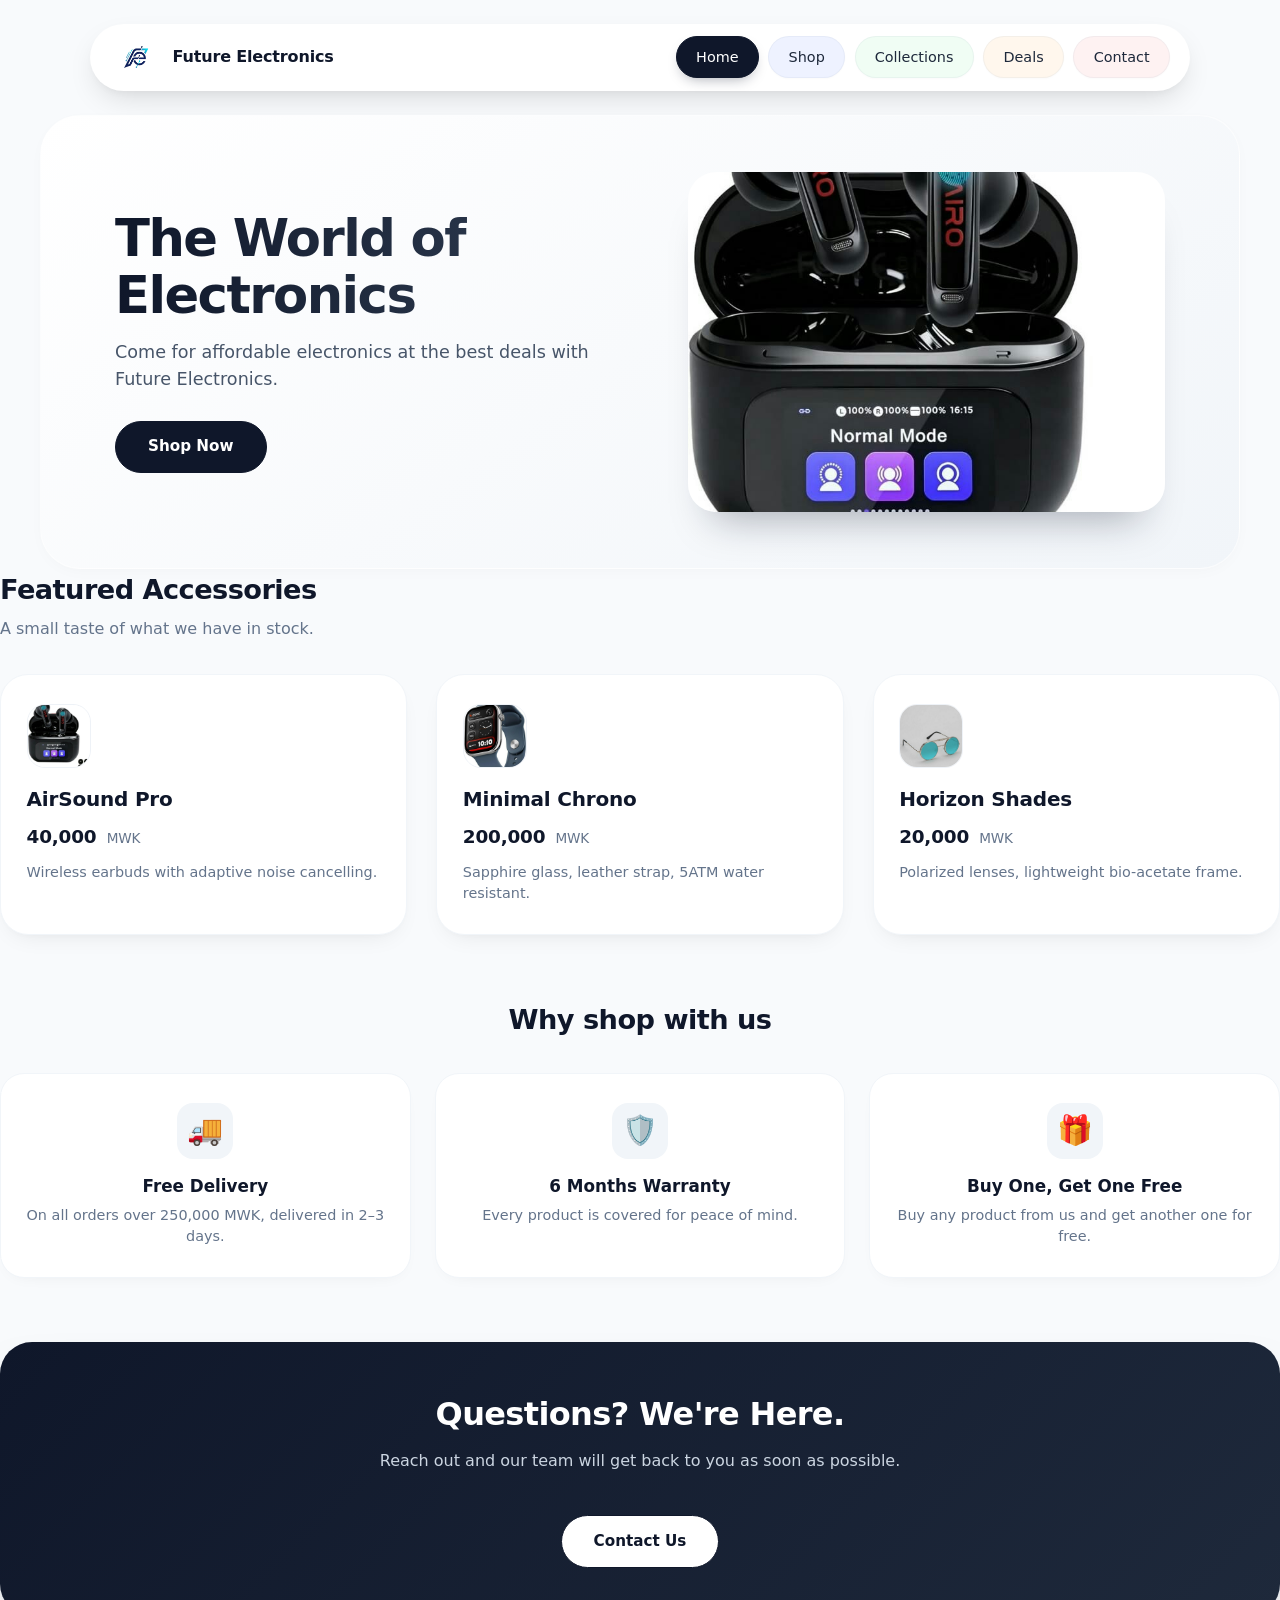
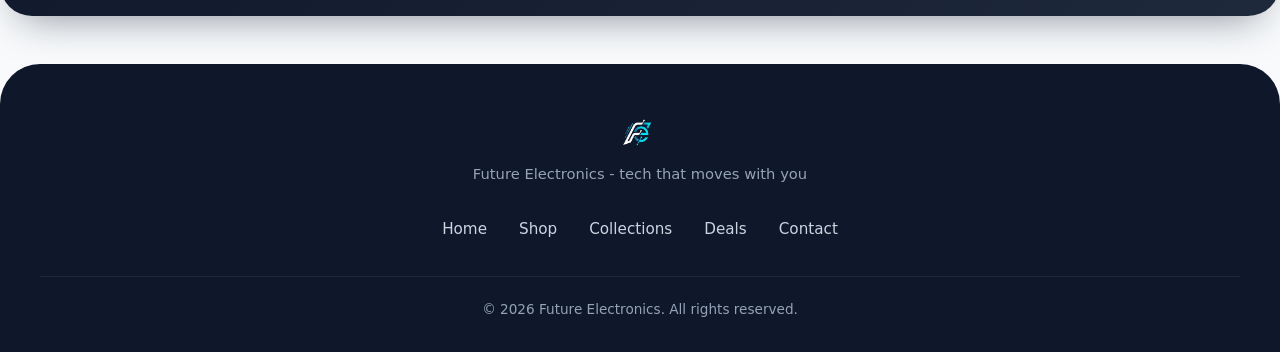
<file: index.html>
<!DOCTYPE html>
<html lang="en">

<head>
    <meta charset="UTF-8">
    <meta name="viewport" content="width=device-width, initial-scale=1.0">
    <link rel="stylesheet" href="css/style.css">
    <link rel="icon" href="images/favicon.png" type="image/png">
    <title>Future Electronics - Shop</title>
</head>

<body>

    <!-- NAVIGATION -->
    <div class="nav-wrapper">
        <nav class="navbar" aria-label="Main navigation">
            <a href="index.html" class="logo">
                <img src="images/favicon.png" alt="future-electronics-logo">
                <span class="logo-text">Future Electronics</span>
            </a>

            <div class="nav-links">
                <a href="index.html" class="nav-link active">Home</a>
                <a href="shop.html" class="nav-link ">Shop</a>
                <a href="collections.html" class="nav-link">Collections</a>
                <a href="deals.html" class="nav-link">Deals</a>
                <a href="contacts.html" class="nav-link">Contact</a>
            </div>
        </nav>
    </div>

    <main>
        <section class="hero">
            <div class="hero-inner">

                <div class="hero-text">
                    <h1>The World of <span>Electronics</span></h1>
                    <p>Come for affordable electronics at the best deals with Future Electronics.</p>
                    <a href="shop.html" class="btn-primary">Shop Now</a>
                </div>

                <div class="hero-image">
                    <img src="images/headphones.jpg" alt="AirSound Pro wireless earbuds">
                </div>

            </div>
        </section>


<!-- FEATURED ACCESSORIES SECTION -->
<section class="featured-accessories">
    <h2 class="section-title">Featured Accessories</h2>
    <p class="section-sub">A small taste of what we have in stock.</p>

    <div class="cards-grid">

        <div class="card">
            <div class="card-icon">
                <img src="images/headphones.jpg" alt="AirSound Pro wireless earbuds">
            </div>
            <h3>AirSound Pro</h3>
            <div class="price"> 40,000 <span>MWK</span></div>
            <p class="card-desc">Wireless earbuds with adaptive noise cancelling.</p>
        </div>

        <div class="card">
            <div class="card-icon">
                <img src="images/watch.jpg" alt="Minimal Chrono smartwatch">
            </div>
            <h3>Minimal Chrono</h3>
            <div class="price"> 200,000 <span>MWK</span></div>
            <p class="card-desc">Sapphire glass, leather strap, 5ATM water resistant.</p>
        </div>

        <div class="card">
            <div class="card-icon">
                <img src="images/sunglasses.jpg" alt="Horizon Shades sunglasses">
            </div>
            <h3>Horizon Shades</h3>
            <div class="price"> 20,000 <span>MWK</span></div>
            <p class="card-desc">Polarized lenses, lightweight bio-acetate frame.</p>
        </div>

    </div>
</section>

<!-- WHY CHOOSE US SECTION -->
<section class="features">
    <h2 class="section-title" style="text-align:center;">Why shop with us</h2>

    <div class="features-grid">

        <div class="feature">
            <div class="feature-icon">🚚</div>
            <h4>Free Delivery</h4>
            <p>On all orders over 250,000 MWK, delivered in 2–3 days.</p>
        </div>

        <div class="feature">
            <div class="feature-icon">🛡️</div>
            <h4>6 Months Warranty</h4>
            <p>Every product is covered for peace of mind.</p>
        </div>

        <div class="feature">
            <div class="feature-icon">🎁</div>
            <h4>Buy One, Get One Free</h4>
            <p>Buy any product from us and get another one for free.</p>
        </div>

    </div>
</section>

<!-- CONTACT TEASER -->
<section class="contact-teaser">
    <h2>Questions? We're Here.</h2>
    <p>Reach out and our team will get back to you as soon as possible.</p>
    <a href="contacts.html" class="btn-primary">Contact Us</a>
</section>

    </main>

    <!--FOOTER-->
    <footer class="footer">
        <div class="footer-content">
            <div class="footer-brand">
                <img src="on-black.png" alt="logo-image" class="footer-logo">
                <p>Future Electronics - tech that moves with you</p>
            </div>

            <div class="footer-links">
                <a href="index.html">Home</a>
                <a href="shop.html">Shop</a>
                <a href="collections.html">Collections</a>
                <a href="deals.html">Deals</a>
                <a href="contacts.html">Contact</a>
            </div>

            <div class="footer-copy">
                &copy; 2026 Future Electronics. All rights reserved.
            </div>
        </div>
    </footer>
    </footer>

</body>

</html>
</file>
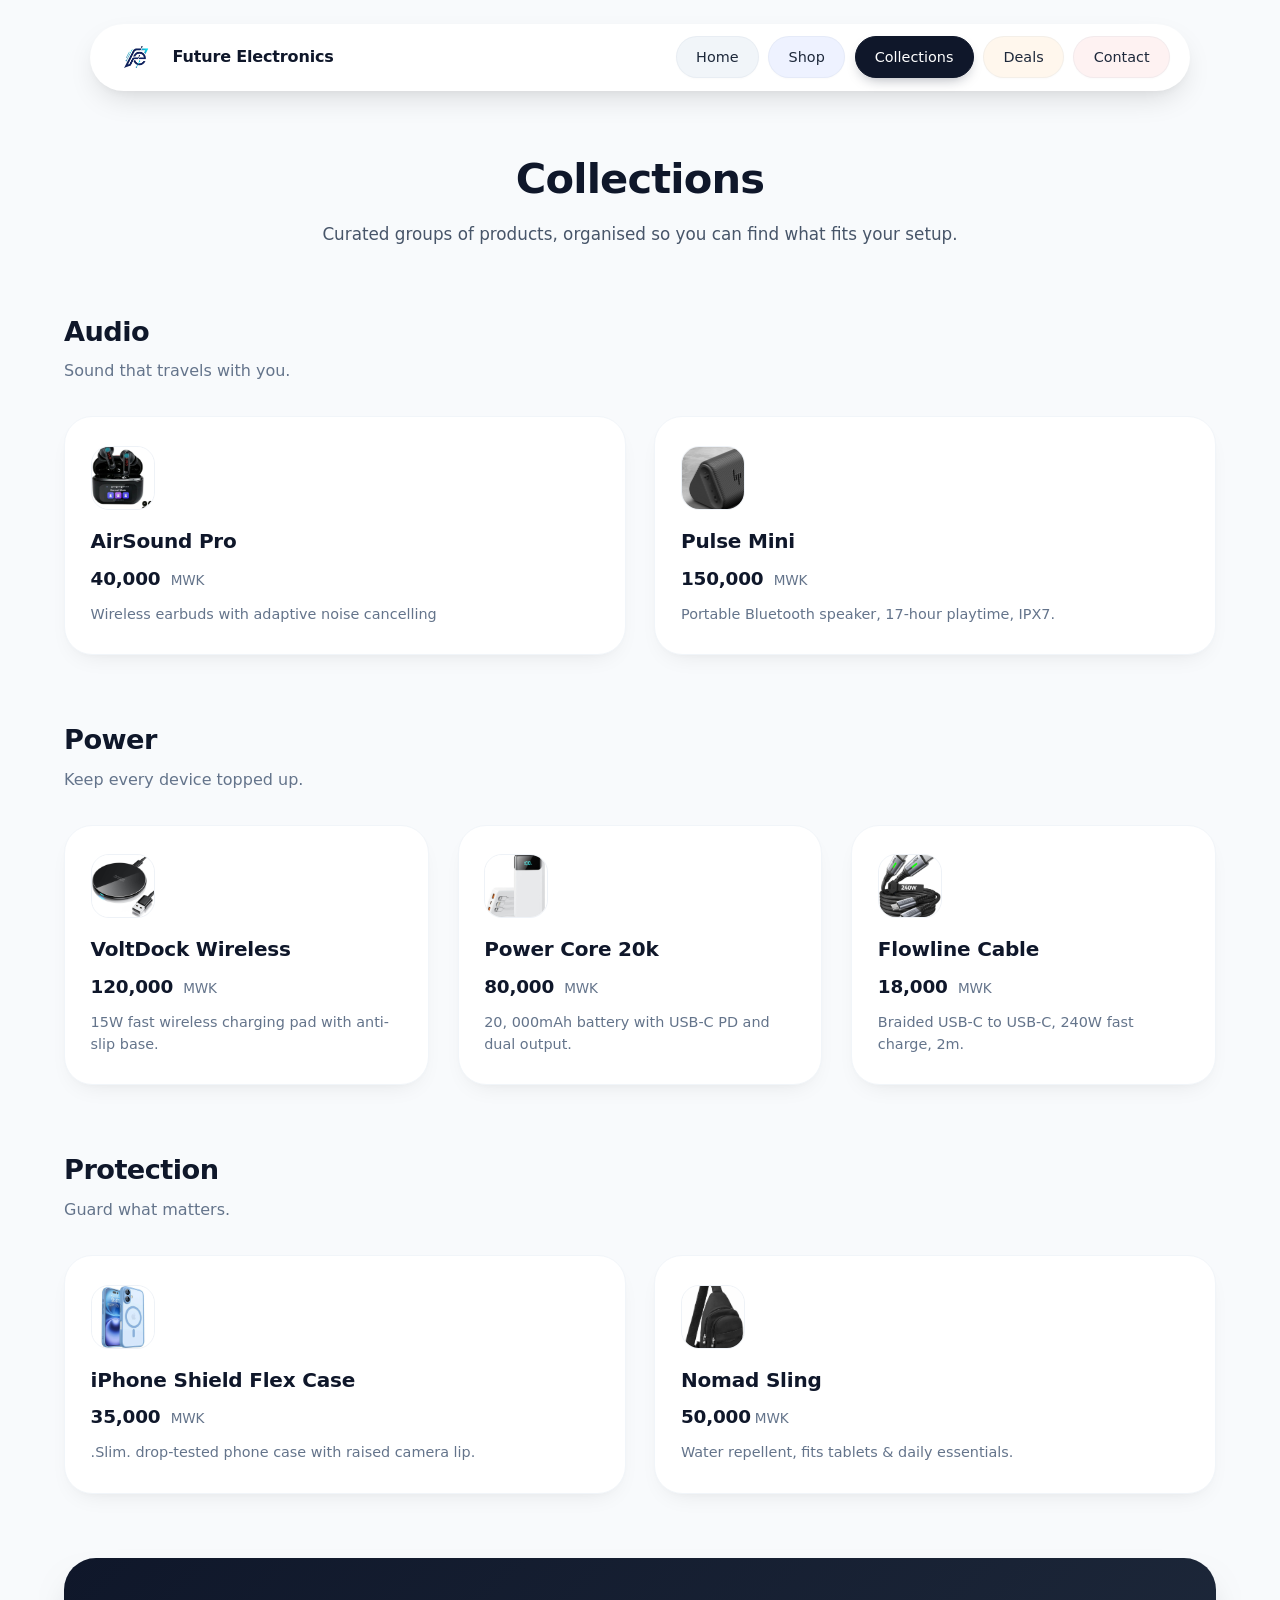
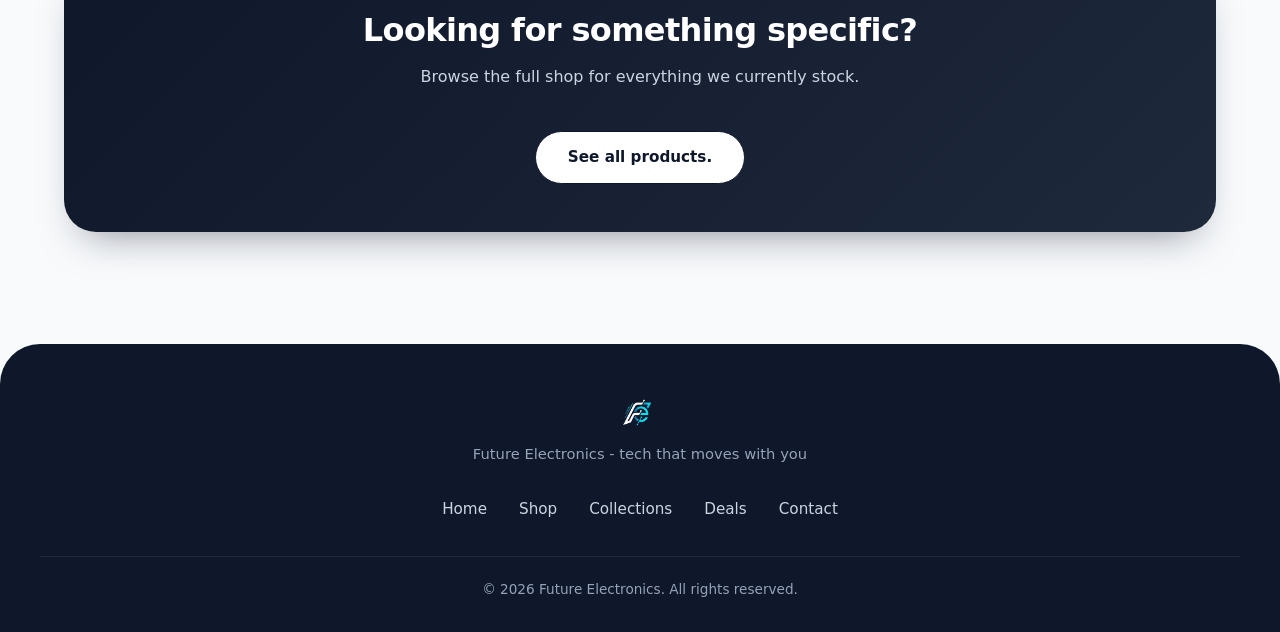
<file: collections.html>
<!DOCTYPE html>
<html lang="en">

<head>
    <meta charset="UTF-8">
    <meta name="viewport" content="width=device-width, initial-scale=1.0">
    <link rel="stylesheet" href="css/style.css">
    <link rel="icon" href="images/favicon.png" type="image/png">
    <title>Future Electronics - Shop</title>
</head>

<body>

    <!-- NAVIGATION -->
    <div class="nav-wrapper">
        <nav class="navbar" aria-label="Main navigation">
            <a href="index.html" class="logo">
                <img src="images/favicon.png" alt="future-electronics-logo">
                <span class="logo-text">Future Electronics</span>
            </a>

            <div class="nav-links">
                <a href="index.html" class="nav-link">Home</a>
                <a href="shop.html" class="nav-link ">Shop</a>
                <a href="collections.html" class="nav-link active">Collections</a>
                <a href="deals.html" class="nav-link">Deals</a>
                <a href="contacts.html" class="nav-link">Contact</a>
            </div>
        </nav>
    </div>

    <!-- page header section -->
    <section class="page-header">
        <h1>Collections</h1>
        <p>Curated groups of products, organised so you can find what fits your setup.</p>
    </section>


    <!-- Main Content -->
    <main class="content">

        <!-- Audio -->
        <section class="collection">
            <div class="collection-header">
                <h2 class="section-title">Audio</h2>
                <p class="section-sub">Sound that travels with you.</p>
            </div>

            <div class="cards-grid">
                <div class="card">
                    <div class="card-icon">
                        <img src="images/headphones.jpg" alt="AirSound Pro Wireless Earbuds">
                    </div>
                    <h3>AirSound Pro</h3>
                    <div class="price"> 40,000 <span>MWK</span></div>
                    <p class="card-desc">Wireless earbuds with adaptive noise cancelling</p>
                </div>

                <div class="card">
                    <div class="card-icon">
                        <img src="images/speaker.jpg" alt="Pulse mini">
                    </div>
                    <h3>Pulse Mini</h3>
                    <div class="price"> 150,000 <span>MWK</span></div>
                    <p class="card-desc">Portable Bluetooth speaker, 17-hour playtime, IPX7.</p>
                </div>
            </div>
        </section>

        <!--Power-->
        <section class="collection">
            <div class="collection-header">
                <h2 class="section-title">Power</h2>
                <p class="section-sub">Keep every device topped up.</p>
            </div>

            <div class="cards-grid">
                <div class="card">
                    <div class="card-icon">
                        <img src="images/charger.jpg" alt="VoltDock Wireless">
                    </div>
                    <h3>VoltDock Wireless</h3>
                    <div class="price"> 120,000 <span>MWK</span></div>
                    <p class="card-desc">15W fast wireless charging pad with anti-slip base.</p>
                </div>

                <div class="card">
                    <div class="card-icon">
                        <img src="images/powerbank.jpg" alt="Power Core 20k">
                    </div>
                    <h3>Power Core 20k</h3>
                    <div class="price"> 80,000 <span>MWK</span></div>
                    <p class="card-desc">20, 000mAh battery with USB-C PD and dual output.</p>
                </div>

                <div class="card">
                    <div class="card-icon">
                        <img src="images/cable.jpg" alt="Flowline Cable">
                    </div>
                    <h3>Flowline Cable</h3>
                    <div class="price"> 18,000 <span>MWK</span></div>
                    <p class="card-desc">Braided USB-C to USB-C, 240W fast charge, 2m.</p>
                </div>
            </div>
        </section>

        <!-- Protection -->
        <section class="collection">
            <div class="section-header">
                <h2 class="section-title">Protection</h2>
                <p class="section-sub">Guard what matters.</p>
            </div>

            <div class="cards-grid">
                <div class="card">
                    <div class="card-icon">
                        <img src="images/case.jpg" alt="iPhone Shield Flex Case">
                    </div>
                    <h3>iPhone Shield Flex Case</h3>
                    <div class="price"> 35,000 <span>MWK</span></div>
                    <p class="card-desc">.Slim. drop-tested phone case with raised camera lip.</p>
                </div>

                <div class="card">
                    <div class="card-icon">
                        <img src="images/sling.jpg" alt="Nomad Sling">
                    </div>
                    <h3>Nomad Sling</h3>
                    <div class="price"> 50,000<span>MWK</span></div>
                    <p class="card-desc">Water repellent, fits tablets & daily essentials.</p>
                </div>
            </div>
        </section>

        <!-- CTA Strip -->
        <section class="contact-teaser">
            <h2>Looking for something specific?</h2>
            <p>Browse the full shop for everything we currently stock.</p>
            <a href="shop.html" class="btn-primary">See all products.</a>
        </section>
    </main>

    <!--FOOTER-->
    <footer class="footer">
        <div class="footer-content">
            <div class="footer-brand">
                <img src="on-black.png" alt="logo-image" class="footer-logo">
                <p>Future Electronics - tech that moves with you</p>
            </div>

            <div class="footer-links">
                <a href="index.html">Home</a>
                <a href="shop.html">Shop</a>
                <a href="collections.html">Collections</a>
                <a href="deals.html">Deals</a>
                <a href="contacts.html">Contact</a>
            </div>

            <div class="footer-copy">
                &copy; 2026 Future Electronics. All rights reserved.
            </div>
        </div>
    </footer>
</body>

</html>
</file>
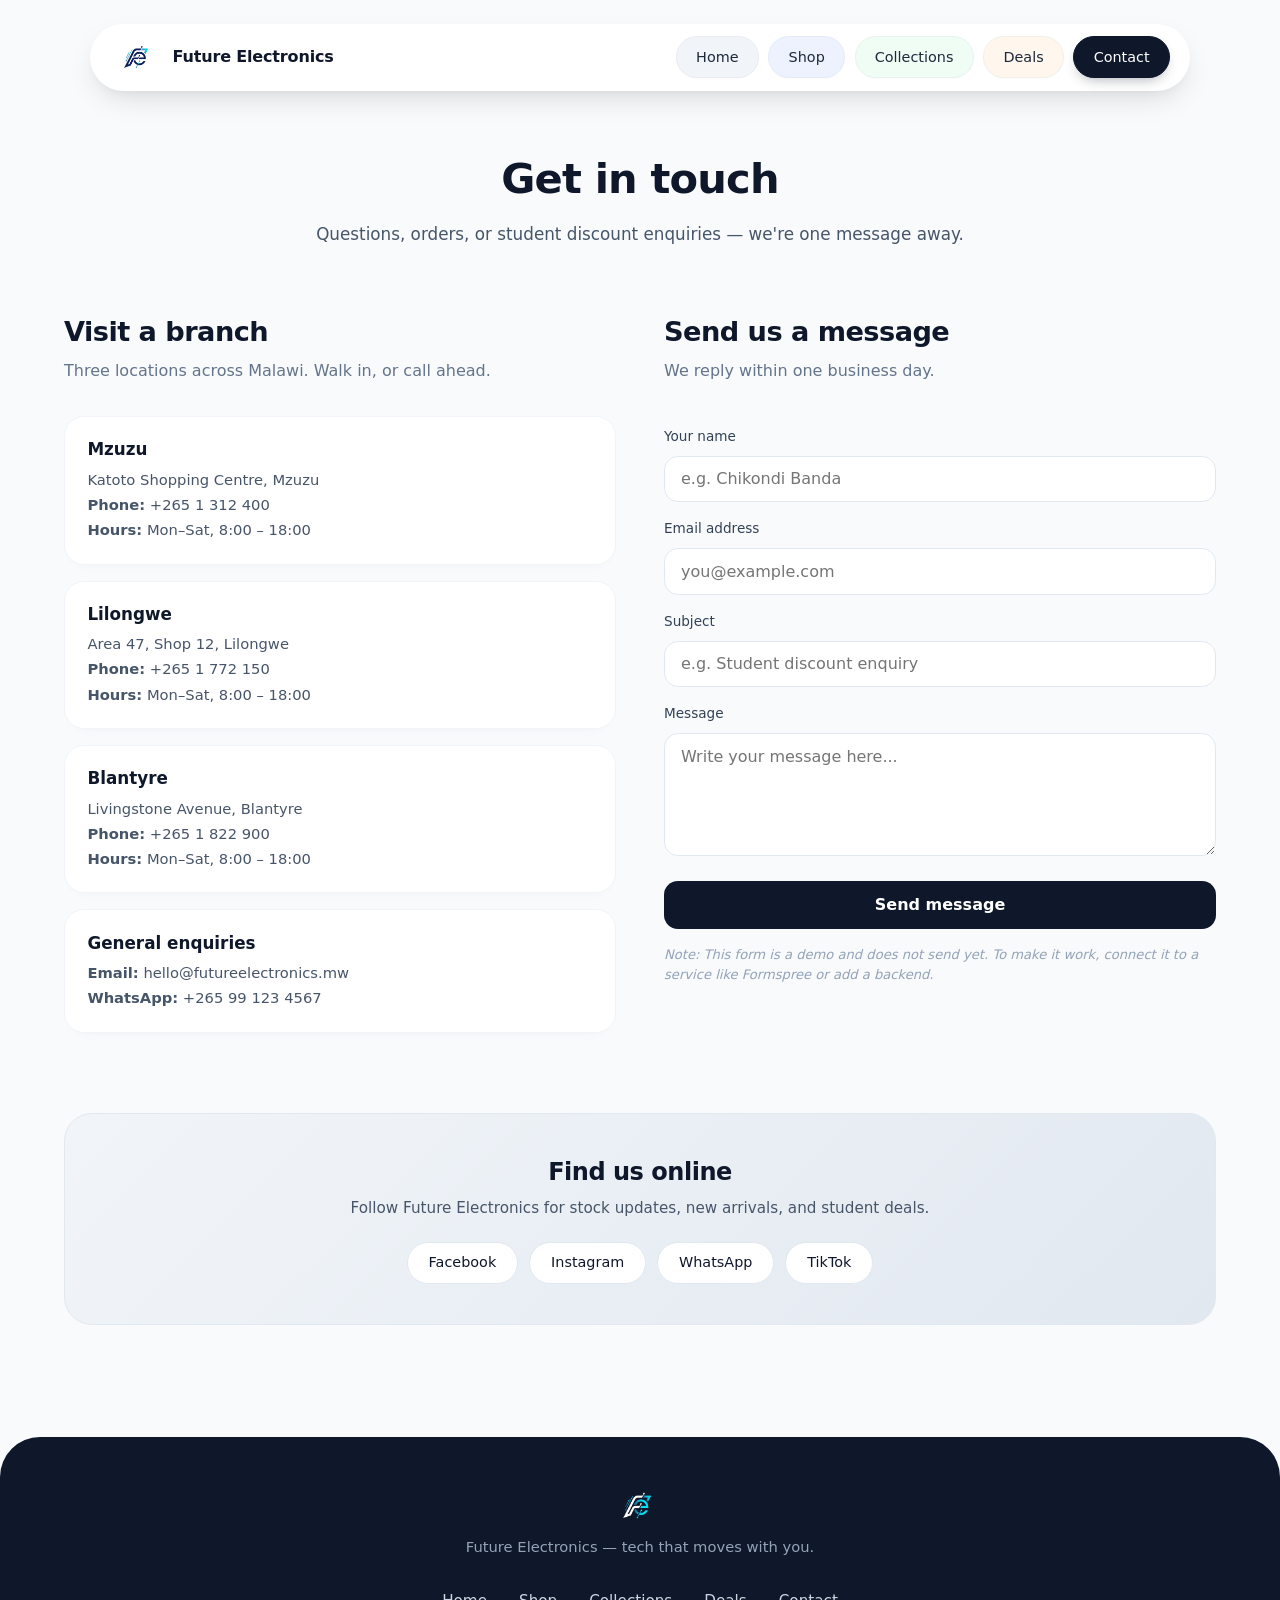
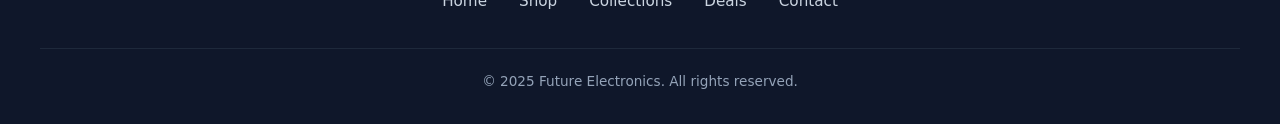
<file: contacts.html>
<!DOCTYPE html>
<html lang="en">
<head>
  <meta charset="UTF-8">
  <meta name="viewport" content="width=device-width, initial-scale=1.0">
  <title>Contact · Future Electronics</title>
  <link rel="stylesheet" href="css/style.css">
</head>
<body>

  <!-- ===== NAVBAR ===== -->
  <div class="nav-wrapper">
    <nav class="navbar" aria-label="Main navigation">
      <a href="index.html" class="logo">
        <img src="images/favicon.png" alt="Future Electronics logo">
        <span class="logo-text">Future Electronics</span>
      </a>

      <div class="nav-links">
        <a href="index.html" class="nav-link">Home</a>
        <a href="shop.html" class="nav-link">Shop</a>
        <a href="collections.html" class="nav-link">Collections</a>
        <a href="deals.html" class="nav-link">Deals</a>
        <a href="contact.html" class="nav-link active">Contact</a>
      </div>
    </nav>
  </div>

  <!-- ===== PAGE HEADER ===== -->
  <section class="page-header">
    <h1>Get in touch</h1>
    <p>Questions, orders, or student discount enquiries — we're one message away.</p>
  </section>

  <!-- ===== MAIN CONTENT ===== -->
  <main class="content">

    <!-- ===== CONTACT GRID: INFO + FORM ===== -->
    <section class="contact-grid">

      <!-- LEFT: Branch info -->
      <div class="contact-info">
        <h2 class="section-title">Visit a branch</h2>
        <p class="section-sub">Three locations across Malawi. Walk in, or call ahead.</p>

        <div class="branch">
          <h3>Mzuzu</h3>
          <p>Katoto Shopping Centre, Mzuzu</p>
          <p><strong>Phone:</strong> +265 1 312 400</p>
          <p><strong>Hours:</strong> Mon–Sat, 8:00 – 18:00</p>
        </div>

        <div class="branch">
          <h3>Lilongwe</h3>
          <p>Area 47, Shop 12, Lilongwe</p>
          <p><strong>Phone:</strong> +265 1 772 150</p>
          <p><strong>Hours:</strong> Mon–Sat, 8:00 – 18:00</p>
        </div>

        <div class="branch">
          <h3>Blantyre</h3>
          <p>Livingstone Avenue, Blantyre</p>
          <p><strong>Phone:</strong> +265 1 822 900</p>
          <p><strong>Hours:</strong> Mon–Sat, 8:00 – 18:00</p>
        </div>

        <div class="contact-direct">
          <h3>General enquiries</h3>
          <p><strong>Email:</strong> hello@futureelectronics.mw</p>
          <p><strong>WhatsApp:</strong> +265 99 123 4567</p>
        </div>
      </div>

      <!-- RIGHT: Contact form -->
      <div class="contact-form-wrap">
        <h2 class="section-title">Send us a message</h2>
        <p class="section-sub">We reply within one business day.</p>

        <form class="contact-form">
          <label for="name">Your name</label>
          <input type="text" id="name" name="name" placeholder="e.g. Chikondi Banda" required>

          <label for="email">Email address</label>
          <input type="email" id="email" name="email" placeholder="you@example.com" required>

          <label for="subject">Subject</label>
          <input type="text" id="subject" name="subject" placeholder="e.g. Student discount enquiry">

          <label for="message">Message</label>
          <textarea id="message" name="message" rows="5" placeholder="Write your message here..." required></textarea>

          <button type="submit">Send message</button>
        </form>

        <p class="form-note">
          Note: This form is a demo and does not send yet. To make it work, connect it to a service like Formspree or add a backend.
        </p>
      </div>

    </section>

    <!-- ===== MAP / SOCIAL STRIP ===== -->
    <section class="contact-strip">
      <div class="contact-strip-inner">
        <h2>Find us online</h2>
        <p>Follow Future Electronics for stock updates, new arrivals, and student deals.</p>

        <div class="social-links">
          <a href="#" class="social-link">Facebook</a>
          <a href="#" class="social-link">Instagram</a>
          <a href="#" class="social-link">WhatsApp</a>
          <a href="#" class="social-link">TikTok</a>
        </div>
      </div>
    </section>

  </main>

  <!-- ===== FOOTER ===== -->
  <footer class="footer">
    <div class="footer-content">
      <div class="footer-brand">
        <img src="images/on-black.png" alt="Future Electronics logo" class="footer-logo">
        <p>Future Electronics — tech that moves with you.</p>
      </div>

      <div class="footer-links">
        <a href="index.html">Home</a>
        <a href="shop.html">Shop</a>
        <a href="collections.html">Collections</a>
        <a href="deals.html">Deals</a>
        <a href="contact.html">Contact</a>
      </div>

      <div class="footer-copy">
        © 2025 Future Electronics. All rights reserved.
      </div>
    </div>
  </footer>

</body>
</html>
</file>
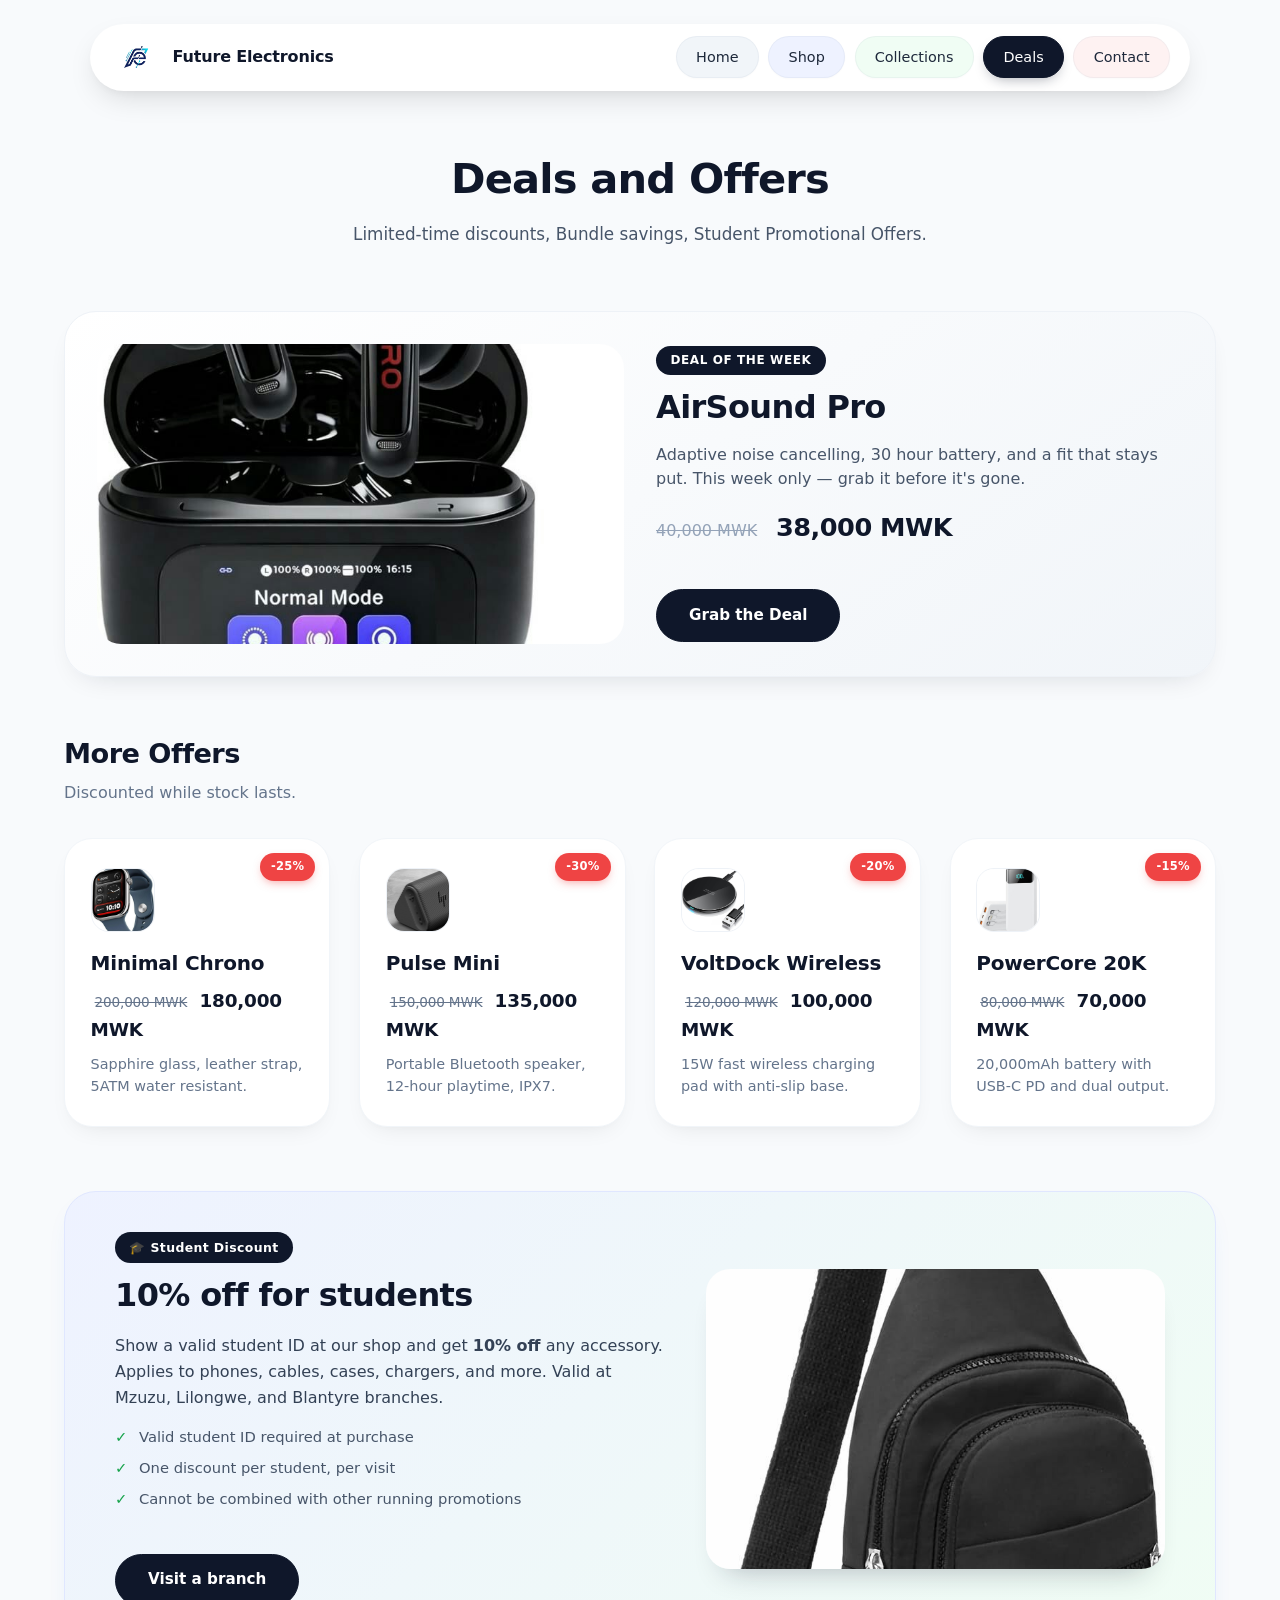
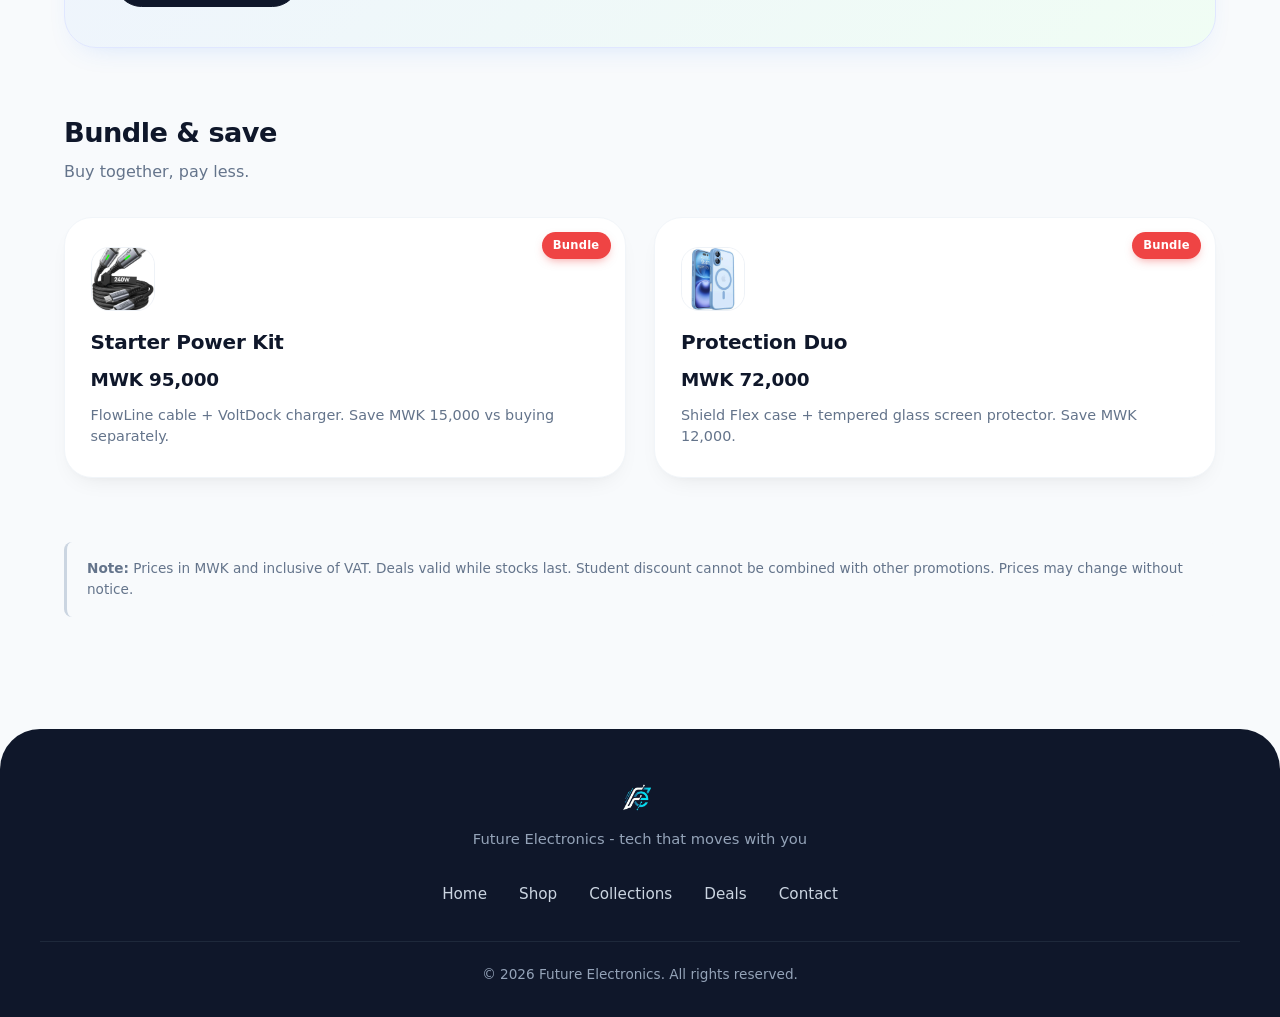
<file: deals.html>
<!DOCTYPE html>
<html lang="en">

<head>
    <meta charset="UTF-8">
    <meta name="viewport" content="width=device-width, initial-scale=1.0">
    <link rel="stylesheet" href="css/style.css">
    <link rel="icon" href="images/favicon.png" type="image/png">
    <title>Future Electronics - Shop</title>
</head>

<body>

    <!-- NAVIGATION -->
    <div class="nav-wrapper">
        <nav class="navbar" aria-label="Main navigation">
            <a href="index.html" class="logo">
                <img src="images/favicon.png" alt="future-electronics-logo">
                <span class="logo-text">Future Electronics</span>
            </a>

            <div class="nav-links">
                <a href="index.html" class="nav-link">Home</a>
                <a href="shop.html" class="nav-link ">Shop</a>
                <a href="collections.html" class="nav-link">Collections</a>
                <a href="deals.html" class="nav-link active">Deals</a>
                <a href="contacts.html" class="nav-link">Contact</a>
            </div>
        </nav>
    </div>

    <!-- page header -->
    <section class="page-header">
        <h1>Deals and Offers</h1>
        <p>Limited-time discounts, Bundle savings, Student Promotional Offers. </p>
    </section>

    <!-- Main Content -->
    <main class="content">

        <!-- Featured Big Deal -->
        <section class="featured-deal">
            <div class="featured-deal-inner">

                <div class="featured-deal-image">
                    <img src="images/headphones.jpg" alt="AirSound Pro wireless earbuds">
                </div>

                <div class="featured-deal-text">
                    <span class="deal-tag">Deal of the week</span>
                    <h2>AirSound Pro</h2>
                    <p>Adaptive noise cancelling, 30 hour battery, and a fit that stays put. This week only — grab it
                        before it's gone.</p>

                    <div class="deal-price">
                        <span class="old-price">40,000 MWK</span>
                        <span class="new-price">38,000 MWK</span>
                    </div>

                    <a href="contact.html" class="btn-primary">Grab the Deal</a>
                </div>

            </div>
        </section>

        <!-- Regular Deals -->
        <section class="collection">
            <div class="collection-header">
                <h2 class="section-title">More Offers</h2>
                <p class="section-sub">Discounted while stock lasts.</p>
            </div>

            <div class="cards-grid">

                <div class="card">
                    <span class="sale-badge">-25%</span>
                    <div class="card-icon">
                        <img src="images/watch.jpg" alt="Minimal Chrono smartwatch">
                    </div>
                    <h3>Minimal Chrono</h3>
                    <div class="price">
                        <span class="old-price">200,000 MWK</span>
                        180,000 MWK
                    </div>
                    <p class="card-desc">Sapphire glass, leather strap, 5ATM water resistant.</p>
                </div>

                <div class="card">
                    <span class="sale-badge">-30%</span>
                    <div class="card-icon">
                        <img src="images/speaker.jpg" alt="Pulse Mini Bluetooth speaker">
                    </div>
                    <h3>Pulse Mini</h3>
                    <div class="price">
                        <span class="old-price">150,000 MWK</span>
                        135,000 MWK
                    </div>
                    <p class="card-desc">Portable Bluetooth speaker, 12-hour playtime, IPX7.</p>
                </div>

                <div class="card">
                    <span class="sale-badge">-20%</span>
                    <div class="card-icon">
                        <img src="images/charger.jpg" alt="VoltDock wireless charger">
                    </div>
                    <h3>VoltDock Wireless</h3>
                    <div class="price">
                        <span class="old-price">120,000 MWK</span>
                        100,000 MWK
                    </div>
                    <p class="card-desc">15W fast wireless charging pad with anti-slip base.</p>
                </div>

                <div class="card">
                    <span class="sale-badge">-15%</span>
                    <div class="card-icon">
                        <img src="images/powerbank.jpg" alt="PowerCore 20K power bank">
                    </div>
                    <h3>PowerCore 20K</h3>
                    <div class="price">
                        <span class="old-price">80,000 MWK</span>
                        70,000 MWK
                    </div>
                    <p class="card-desc">20,000mAh battery with USB-C PD and dual output.</p>
                </div>

            </div>
        </section>

        <!-- ===== STUDENT DISCOUNT ===== -->
        <section class="student-deal">
            <div class="student-deal-inner">
                <div class="student-deal-text">
                    <span class="student-tag">🎓 Student Discount</span>
                    <h2>10% off for students</h2>
                    <p>Show a valid student ID at our shop and get <strong>10% off</strong> any accessory. Applies to
                        phones, cables, cases, chargers, and more. Valid at Mzuzu, Lilongwe, and Blantyre branches.</p>

                    <ul class="student-perks">
                        <li>Valid student ID required at purchase</li>
                        <li>One discount per student, per visit</li>
                        <li>Cannot be combined with other running promotions</li>
                    </ul>

                    <a href="contact.html" class="btn-primary">Visit a branch</a>
                </div>

                <div class="student-deal-image">
                    <img src="images/sling.jpg" alt="Nomad Sling crossbody bag">
                </div>
            </div>
        </section>

        <!-- ===== BUNDLE DEAL ===== -->
        <section class="collection">
            <div class="collection-header">
                <h2 class="section-title">Bundle & save</h2>
                <p class="section-sub">Buy together, pay less.</p>
            </div>

            <div class="cards-grid">

                <div class="card">
                    <span class="sale-badge">Bundle</span>
                    <div class="card-icon">
                        <img src="images/cable.jpg" alt="FlowLine braided USB-C cable">
                    </div>
                    <h3>Starter Power Kit</h3>
                    <div class="price">MWK 95,000</div>
                    <p class="card-desc">FlowLine cable + VoltDock charger. Save MWK 15,000 vs buying separately.</p>
                </div>

                <div class="card">
                    <span class="sale-badge">Bundle</span>
                    <div class="card-icon">
                        <img src="images/case.jpg" alt="Shield Flex phone case">
                    </div>
                    <h3>Protection Duo</h3>
                    <div class="price">MWK 72,000</div>
                    <p class="card-desc">Shield Flex case + tempered glass screen protector. Save MWK 12,000.</p>
                </div>

            </div>
        </section>

        <!-- fine print -->
        <section class="fine-print">
            <p><strong>Note:</strong> Prices in MWK and inclusive of VAT. Deals valid while stocks last. Student
                discount cannot be combined with other promotions. Prices may change without notice.</p>
        </section>
    </main>

    <!--FOOTER-->
    <footer class="footer">
        <div class="footer-content">
            <div class="footer-brand">
                <img src="on-black.png" alt="logo-image" class="footer-logo">
                <p>Future Electronics - tech that moves with you</p>
            </div>

            <div class="footer-links">
                <a href="index.html">Home</a>
                <a href="shop.html">Shop</a>
                <a href="collections.html">Collections</a>
                <a href="deals.html">Deals</a>
                <a href="contacts.html">Contact</a>
            </div>

            <div class="footer-copy">
                &copy; 2026 Future Electronics. All rights reserved.
            </div>
        </div>
    </footer>
</body>

</html>
</file>
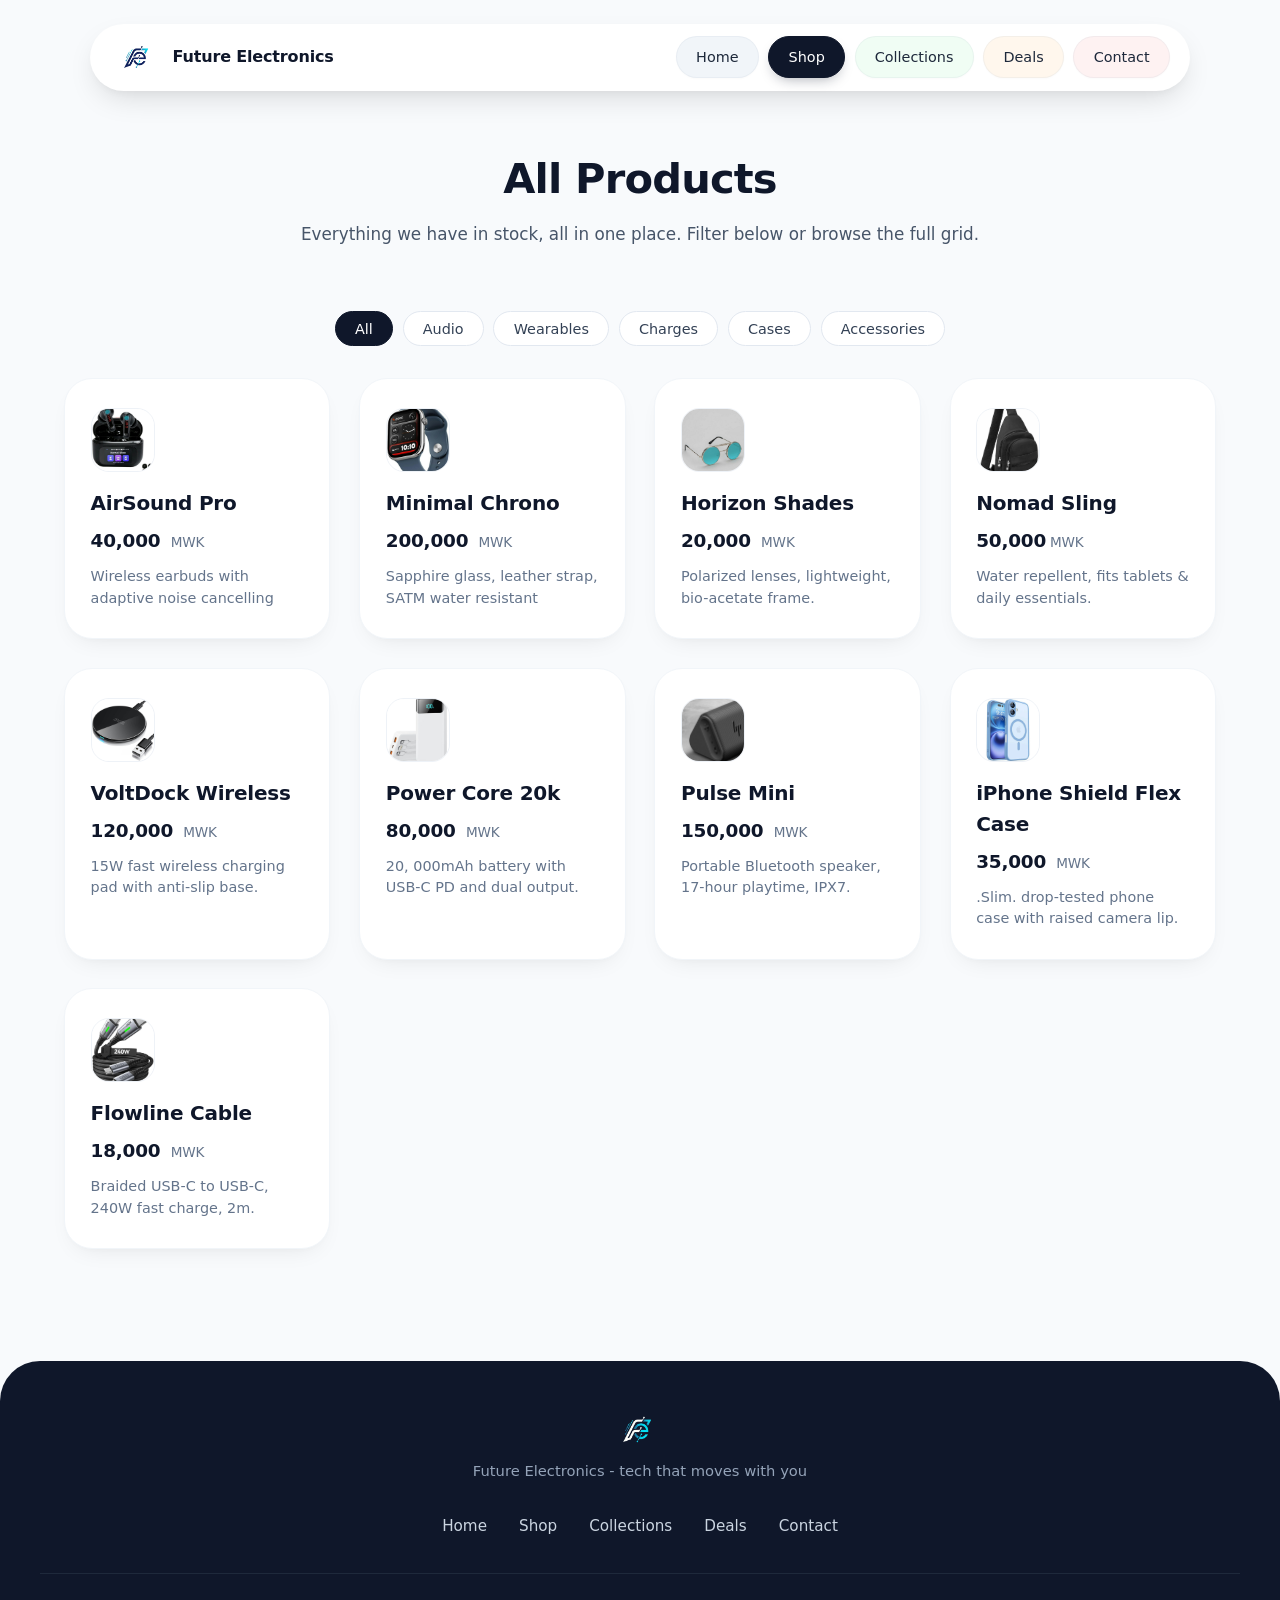
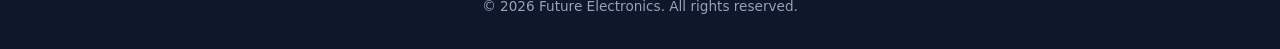
<file: shop.html>
<!DOCTYPE html>
<html lang="en">

<head>
    <meta charset="UTF-8">
    <meta name="viewport" content="width=device-width, initial-scale=1.0">
    <link rel="stylesheet" href="css/style.css">
    <link rel="icon" href="images/favicon.png" type="image/png">
    <title>Future Electronics - Shop</title>
</head>

<body>

    <!-- NAVIGATION -->
    <div class="nav-wrapper">
        <nav class="navbar" aria-label="Main navigation">
            <a href="index.html" class="logo">
                <img src="images/favicon.png" alt="future-electronics-logo">
                <span class="logo-text">Future Electronics</span>
            </a>

            <div class="nav-links">
                <a href="index.html" class="nav-link">Home</a>
                <a href="shop.html" class="nav-link active">Shop</a>
                <a href="collections.html" class="nav-link">Collections</a>
                <a href="deals.html" class="nav-link">Deals</a>
                <a href="contacts.html" class="nav-link">Contact</a>
            </div>
        </nav>
    </div>

    <!-- page header section -->
    <section class="page-header">
        <h1>All Products</h1>
        <p>Everything we have in stock, all in one place. Filter below or browse the full grid.</p>
    </section>

    <!-- Main Section -->
    <main class="content">

        <!-- Filter Row -->
        <div class="filter-row">
            <button class="filter-btn active">All</button>
            <button class="filter-btn">Audio</button>
            <button class="filter-btn">Wearables</button>
            <button class="filter-btn">Charges</button>
            <button class="filter-btn">Cases</button>
            <button class="filter-btn">Accessories</button>
        </div>

        <!-- Products-grid -->
        <div class="cards-grid">
            <div class="card">
                <div class="card-icon">
                    <img src="images/headphones.jpg" alt="AirSound Pro Wireless Earbuds">
                </div>
                <h3>AirSound Pro</h3>
                <div class="price"> 40,000 <span>MWK</span></div>
                <p class="card-desc">Wireless earbuds with adaptive noise cancelling</p>
            </div>

            <div class="card">
                <div class="card-icon">
                    <img src="images/watch.jpg" alt="Minimal Chrono Smartwatch">
                </div>
                <h3>Minimal Chrono</h3>
                <div class="price"> 200,000 <span>MWK</span></div>
                <p class="card-desc"> Sapphire glass, leather strap, SATM water resistant</p>
            </div>

            <div class="card">
                <div class="card-icon">
                    <img src="images/sunglasses.jpg" alt="Horizon Shades Sunglasses">
                </div>
                <h3>Horizon Shades</h3>
                <div class="price"> 20,000 <span>MWK</span></div>
                <p class="card-desc">Polarized lenses, lightweight, bio-acetate frame.</p>
            </div>

            <div class="card">
                <div class="card-icon">
                    <img src="images/sling.jpg" alt="Nomad Sling">
                </div>
                <h3>Nomad Sling</h3>
                <div class="price"> 50,000<span>MWK</span></div>
                <p class="card-desc">Water repellent, fits tablets & daily essentials.</p>
            </div>

            <div class="card">
                <div class="card-icon">
                    <img src="images/charger.jpg" alt="VoltDock Wireless">
                </div>
                <h3>VoltDock Wireless</h3>
                <div class="price"> 120,000 <span>MWK</span></div>
                <p class="card-desc">15W fast wireless charging pad with anti-slip base.</p>
            </div>

            <div class="card">
                <div class="card-icon">
                    <img src="images/powerbank.jpg" alt="Power Core 20k">
                </div>
                <h3>Power Core 20k</h3>
                <div class="price"> 80,000 <span>MWK</span></div>
                <p class="card-desc">20, 000mAh battery with USB-C PD and dual output.</p>
            </div>

            <div class="card">
                <div class="card-icon">
                    <img src="images/speaker.jpg" alt="Pulse mini">
                </div>
                <h3>Pulse Mini</h3>
                <div class="price"> 150,000 <span>MWK</span></div>
                <p class="card-desc">Portable Bluetooth speaker, 17-hour playtime, IPX7.</p>
            </div>

            <div class="card">
                <div class="card-icon">
                    <img src="images/case.jpg" alt="iPhone Shield Flex Case">
                </div>
                <h3>iPhone Shield Flex Case</h3>
                <div class="price"> 35,000 <span>MWK</span></div>
                <p class="card-desc">.Slim. drop-tested phone case with raised camera lip.</p>
            </div>

            <div class="card">
                <div class="card-icon">
                    <img src="images/cable.jpg" alt="Flowline Cable">
                </div>
                <h3>Flowline Cable</h3>
                <div class="price"> 18,000 <span>MWK</span></div>
                <p class="card-desc">Braided USB-C to USB-C, 240W fast charge, 2m.</p>
            </div>
        </div>

    </main>


    <!--FOOTER-->
    <footer class="footer">
        <div class="footer-content">
            <div class="footer-brand">
                <img src="on-black.png" alt="logo-image" class="footer-logo">
                <p>Future Electronics - tech that moves with you</p>
            </div>

            <div class="footer-links">
                <a href="index.html">Home</a>
                <a href="shop.html">Shop</a>
                <a href="collections.html">Collections</a>
                <a href="deals.html">Deals</a>
                <a href="contacts.html">Contact</a>
            </div>

            <div class="footer-copy">
                &copy; 2026 Future Electronics. All rights reserved.
            </div>
        </div>
    </footer>
</body>

</html>
</file>
<file: css/style.css>
/* ============================================================
   FUTURE ELECTRONICS — GLOBAL STYLESHEET
   ------------------------------------------------------------
   Sections:
     1. Reset & base
     2. Navbar (logo + links)
     3. Page header
     4. Hero (home only)
     5. Content wrapper & section titles
     6. Cards (products)
     7. Features (why choose us)
     8. Contact teaser & CTA
     9. Shop filter row
    10. Collections
    11. Deals (featured + badges + student)
    12. Contact page (info, form, strip)
    13. Footer
    14. Buttons
    15. Responsive
   ============================================================ */


/* ============================================================
   1. RESET & BASE
   ============================================================ */

* {
  margin: 0;
  padding: 0;
  box-sizing: border-box;
}

html {
  scroll-behavior: smooth;
}

body {
  font-family: system-ui, -apple-system, 'Segoe UI', Roboto,
               'Helvetica Neue', Arial, sans-serif;
  background: #f8fafc;
  color: #0f172a;
  line-height: 1.55;
  display: flex;
  flex-direction: column;
  min-height: 100vh;
}

img {
  max-width: 100%;
  display: block;
}

a {
  color: inherit;
}


/* ============================================================
   2. NAVBAR
   ============================================================ */

.nav-wrapper {
  display: flex;
  justify-content: center;
  width: 100%;
  padding: 1.5rem 1.5rem 0.5rem;
}

.navbar {
  background: #ffffff;
  border-radius: 60px;
  box-shadow:
    0 12px 30px -8px rgba(0, 0, 0, 0.15),
    0 4px 10px -4px rgba(0, 0, 0, 0.05);
  padding: 0.5rem 1.2rem 0.5rem 0.6rem;
  display: flex;
  flex-wrap: wrap;
  justify-content: space-between;
  align-items: center;
  gap: 0.8rem 1rem;
  max-width: 1100px;
  width: 100%;
  border: 1px solid rgba(255, 255, 255, 0.6);
}

/* Logo link */
.logo {
  display: inline-flex;
  align-items: center;
  gap: 0.6rem;
  text-decoration: none;
  padding: 0.4rem 0.9rem 0.4rem 0.5rem;
  border-radius: 40px;
  transition: background 0.2s ease;
}

.logo:hover {
  background: #f1f5f9;
}

.logo img {
  height: 36px;
  width: auto;
  border-radius: 8px;
}

.logo-text {
  font-weight: 700;
  font-size: 1rem;
  letter-spacing: -0.01em;
  color: #0f172a;
  white-space: nowrap;
}

/* Nav links wrapper */
.nav-links {
  display: flex;
  flex-wrap: wrap;
  gap: 0.4rem 0.6rem;
  align-items: center;
}

/* Each nav link — its own bg + hover */
.nav-link {
  position: relative;
  display: inline-flex;
  align-items: center;
  justify-content: center;
  padding: 0.55rem 1.2rem;
  border-radius: 40px;
  font-weight: 500;
  font-size: 0.9rem;
  text-decoration: none;
  color: #1e293b;
  background: #f1f5f9;
  transition: all 0.25s cubic-bezier(0.2, 0, 0, 1);
  box-shadow: 0 1px 2px rgba(0, 0, 0, 0.02);
  border: 1px solid rgba(148, 163, 184, 0.1);
  white-space: nowrap;
}

/* Distinct bg tint per link */
.nav-link:nth-child(1) { background: #f1f5f9; }
.nav-link:nth-child(2) { background: #eef2ff; }
.nav-link:nth-child(3) { background: #f0fdf4; }
.nav-link:nth-child(4) { background: #fff7ed; }
.nav-link:nth-child(5) { background: #fef2f2; }

.nav-link:hover {
  transform: translateY(-3px) scale(1.02);
  box-shadow:
    0 12px 18px -10px rgba(0, 0, 0, 0.2),
    0 4px 8px -4px rgba(0, 0, 0, 0.1);
  background: #ffffff;
  color: #0f172a;
  border-color: rgba(148, 163, 184, 0.3);
}

.nav-link:focus-visible {
  outline: 2px solid #3b82f6;
  outline-offset: 2px;
}

/* Active page marker */
.nav-link.active {
  background: #0f172a;
  color: #ffffff;
  border-color: #0f172a;
  box-shadow: 0 6px 14px -6px rgba(15, 23, 42, 0.4);
}

.nav-link.active:hover {
  background: #0f172a;
  color: #ffffff;
}


/* ============================================================
   3. PAGE HEADER (shop, collections, deals, contact)
   ============================================================ */

.page-header {
  text-align: center;
  padding: 3rem 1.5rem 1.5rem;
  max-width: 780px;
  margin: 0 auto;
}

.page-header h1 {
  font-size: clamp(1.8rem, 4vw, 2.6rem);
  font-weight: 700;
  letter-spacing: -0.02em;
  margin-bottom: 0.6rem;
  color: #0f172a;
}

.page-header p {
  color: #475569;
  font-size: 1.05rem;
}


/* ============================================================
   4. HERO (home page only)
   ============================================================ */

.hero {
  background: linear-gradient(145deg, #ffffff 0%, #f1f5f9 100%);
  margin: 1rem auto 0;
  border-radius: 40px;
  box-shadow: 0 4px 20px -8px rgba(0, 0, 0, 0.05);
  border: 1px solid rgba(255, 255, 255, 0.7);
  max-width: 1200px;
  width: calc(100% - 3rem);
  padding: 3.5rem 2.5rem;
}

.hero-inner {
  display: grid;
  grid-template-columns: 1.1fr 1fr;
  gap: 3rem;
  align-items: center;
  max-width: 1050px;
  margin: 0 auto;
}

.hero-text h1 {
  font-size: clamp(2rem, 5vw, 3.2rem);
  font-weight: 700;
  letter-spacing: -0.03em;
  line-height: 1.1;
  margin-bottom: 1rem;
  background: linear-gradient(to right, #0f172a, #334155);
  -webkit-background-clip: text;
  background-clip: text;
  color: transparent;
}

.hero-text p {
  font-size: 1.1rem;
  color: #475569;
  margin-bottom: 0.5rem;
  max-width: 480px;
}

.hero-image img {
  width: 100%;
  height: 340px;
  object-fit: cover;
  border-radius: 28px;
  box-shadow: 0 30px 40px -25px rgba(15, 23, 42, 0.35);
}


/* ============================================================
   5. CONTENT WRAPPER & SECTION TITLES
   ============================================================ */

.content {
  flex: 1;
  max-width: 1200px;
  margin: 0 auto;
  padding: 2.5rem 1.5rem 4rem;
  width: 100%;
}

.section-title {
  font-size: 1.7rem;
  font-weight: 600;
  letter-spacing: -0.02em;
  color: #0f172a;
  margin-bottom: 0.4rem;
}

.section-sub {
  color: #64748b;
  margin-bottom: 2rem;
  font-size: 1rem;
}


/* ============================================================
   6. CARDS (products)
   ============================================================ */

.cards-grid {
  display: grid;
  grid-template-columns: repeat(auto-fit, minmax(240px, 1fr));
  gap: 1.8rem;
}

.card {
  position: relative;
  background: #ffffff;
  border-radius: 28px;
  padding: 1.8rem 1.6rem;
  box-shadow:
    0 10px 25px -12px rgba(0, 0, 0, 0.1),
    0 2px 6px -2px rgba(0, 0, 0, 0.02);
  transition: transform 0.25s ease, box-shadow 0.3s ease;
  border: 1px solid #f1f5f9;
  display: flex;
  flex-direction: column;
  align-items: flex-start;
}

.card:hover {
  transform: translateY(-6px);
  box-shadow:
    0 30px 40px -20px rgba(0, 0, 0, 0.2),
    0 8px 16px -8px rgba(0, 0, 0, 0.05);
  border-color: #e2e8f0;
}

/* Card icon / image */
.card-icon {
  width: 64px;
  height: 64px;
  border-radius: 18px;
  overflow: hidden;
  background: #f8fafc;
  display: flex;
  align-items: center;
  justify-content: center;
  flex-shrink: 0;
  margin-bottom: 1rem;
  border: 1px solid #eef2f7;
}

.card-icon img {
  width: 100%;
  height: 100%;
  object-fit: cover;
  display: block;
}

.card h3 {
  font-size: 1.25rem;
  font-weight: 600;
  letter-spacing: -0.01em;
  margin-bottom: 0.2rem;
}

.card .price {
  font-size: 1.15rem;
  font-weight: 700;
  color: #0f172a;
  margin-top: 0.3rem;
  margin-bottom: 0.4rem;
  letter-spacing: -0.01em;
}

.card .price span {
  font-size: 0.85rem;
  font-weight: 400;
  color: #64748b;
  margin-left: 4px;
}

.card-desc {
  font-size: 0.9rem;
  color: #64748b;
  margin-top: 0.25rem;
  line-height: 1.5;
}


/* ============================================================
   7. FEATURES (why choose us)
   ============================================================ */

.features {
  margin-top: 4rem;
}

.features-grid {
  display: grid;
  grid-template-columns: repeat(auto-fit, minmax(220px, 1fr));
  gap: 1.5rem;
  margin-top: 2rem;
}

.feature {
  background: #ffffff;
  border-radius: 24px;
  padding: 1.8rem 1.5rem;
  text-align: center;
  border: 1px solid #f1f5f9;
  box-shadow: 0 6px 18px -12px rgba(0, 0, 0, 0.1);
  transition: transform 0.25s ease, box-shadow 0.3s ease;
}

.feature:hover {
  transform: translateY(-4px);
  box-shadow: 0 18px 28px -18px rgba(0, 0, 0, 0.18);
}

.feature-icon {
  font-size: 1.8rem;
  width: 56px;
  height: 56px;
  display: flex;
  align-items: center;
  justify-content: center;
  background: #f1f5f9;
  border-radius: 16px;
  margin: 0 auto 0.9rem;
}

.feature h4 {
  font-size: 1.05rem;
  font-weight: 600;
  margin-bottom: 0.35rem;
}

.feature p {
  font-size: 0.9rem;
  color: #64748b;
  line-height: 1.5;
}


/* ============================================================
   8. CONTACT TEASER & CTA STRIP
   ============================================================ */

.contact-teaser {
  margin-top: 4rem;
  background: linear-gradient(135deg, #0f172a 0%, #1e293b 100%);
  color: #ffffff;
  border-radius: 32px;
  padding: 3rem 2rem;
  text-align: center;
  box-shadow: 0 20px 40px -20px rgba(15, 23, 42, 0.5);
}

.contact-teaser h2 {
  font-size: clamp(1.5rem, 3vw, 2rem);
  font-weight: 700;
  letter-spacing: -0.02em;
  margin-bottom: 0.6rem;
}

.contact-teaser p {
  color: #cbd5e1;
  max-width: 560px;
  margin: 0 auto 1.4rem;
  font-size: 1rem;
}

.contact-teaser .btn-primary {
  background: #ffffff;
  color: #0f172a;
}

.contact-teaser .btn-primary:hover {
  background: #f1f5f9;
}


/* ============================================================
   9. SHOP FILTER ROW
   ============================================================ */

.filter-row {
  display: flex;
  flex-wrap: wrap;
  gap: 0.6rem;
  margin-bottom: 2rem;
  justify-content: center;
}

.filter-btn {
  font-family: inherit;
  font-size: 0.9rem;
  font-weight: 500;
  padding: 0.55rem 1.2rem;
  border-radius: 40px;
  border: 1px solid #e2e8f0;
  background: #ffffff;
  color: #334155;
  cursor: pointer;
  transition: all 0.2s ease;
}

.filter-btn:hover {
  background: #f1f5f9;
  border-color: #cbd5e1;
  transform: translateY(-1px);
}

.filter-btn.active {
  background: #0f172a;
  color: #ffffff;
  border-color: #0f172a;
}


/* ============================================================
   10. COLLECTIONS
   ============================================================ */

.collection {
  margin-bottom: 4rem;
}

.collection:last-of-type {
  margin-bottom: 2rem;
}

.collection-header {
  margin-bottom: 1.5rem;
}


/* ============================================================
   11. DEALS
   ============================================================ */

/* Featured deal block */
.featured-deal {
  background: linear-gradient(145deg, #ffffff 0%, #f1f5f9 100%);
  border-radius: 32px;
  padding: 2rem;
  margin-bottom: 3.5rem;
  border: 1px solid #eef2f7;
  box-shadow: 0 12px 30px -18px rgba(15, 23, 42, 0.2);
}

.featured-deal-inner {
  display: grid;
  grid-template-columns: 1fr 1fr;
  gap: 2rem;
  align-items: center;
}

.featured-deal-image img {
  width: 100%;
  height: 300px;
  object-fit: cover;
  border-radius: 24px;
}

.featured-deal-text h2 {
  font-size: clamp(1.5rem, 3vw, 2rem);
  font-weight: 700;
  letter-spacing: -0.02em;
  margin: 0.5rem 0 0.6rem;
}

.featured-deal-text p {
  color: #475569;
  margin-bottom: 1rem;
}

.deal-tag {
  display: inline-block;
  background: #0f172a;
  color: #ffffff;
  font-size: 0.75rem;
  font-weight: 600;
  letter-spacing: 0.05em;
  text-transform: uppercase;
  padding: 0.35rem 0.9rem;
  border-radius: 40px;
}

.deal-price {
  display: flex;
  align-items: baseline;
  gap: 0.8rem;
  margin: 0.8rem 0 1.4rem;
  flex-wrap: wrap;
}

.deal-price .old-price {
  font-size: 1rem;
  color: #94a3b8;
  text-decoration: line-through;
}

.deal-price .new-price {
  font-size: 1.6rem;
  font-weight: 700;
  color: #0f172a;
  letter-spacing: -0.02em;
}

/* Sale badge */
.sale-badge {
  position: absolute;
  top: 14px;
  right: 14px;
  background: #ef4444;
  color: #ffffff;
  font-size: 0.72rem;
  font-weight: 700;
  letter-spacing: 0.02em;
  padding: 0.3rem 0.7rem;
  border-radius: 20px;
  box-shadow: 0 4px 10px -3px rgba(239, 68, 68, 0.5);
}

/* Old price inside a card */
.old-price {
  color: #94a3b8;
  text-decoration: line-through;
  font-weight: 400;
  font-size: 0.9rem;
  margin-right: 6px;
}

/* Student deal block */
.student-deal {
  background: linear-gradient(135deg, #eef2ff 0%, #f0fdf4 100%);
  border-radius: 32px;
  padding: 2.5rem 2rem;
  margin: 3rem 0 4rem;
  border: 1px solid #e0e7ff;
  box-shadow: 0 12px 30px -18px rgba(59, 130, 246, 0.25);
}

.student-deal-inner {
  display: grid;
  grid-template-columns: 1.2fr 1fr;
  gap: 2.5rem;
  align-items: center;
  max-width: 1050px;
  margin: 0 auto;
}

.student-deal-text h2 {
  font-size: clamp(1.5rem, 3vw, 2rem);
  font-weight: 700;
  letter-spacing: -0.02em;
  margin: 0.5rem 0 0.8rem;
  color: #0f172a;
}

.student-deal-text p {
  color: #334155;
  margin-bottom: 1rem;
  line-height: 1.6;
}

.student-tag {
  display: inline-block;
  background: #0f172a;
  color: #ffffff;
  font-size: 0.78rem;
  font-weight: 600;
  letter-spacing: 0.03em;
  padding: 0.35rem 0.9rem;
  border-radius: 40px;
}

.student-perks {
  list-style: none;
  margin: 1rem 0 1.5rem;
  padding: 0;
}

.student-perks li {
  position: relative;
  padding-left: 1.5rem;
  margin-bottom: 0.5rem;
  font-size: 0.92rem;
  color: #475569;
}

.student-perks li::before {
  content: "✓";
  position: absolute;
  left: 0;
  color: #16a34a;
  font-weight: 700;
}

.student-deal-image img {
  width: 100%;
  height: 300px;
  object-fit: cover;
  border-radius: 24px;
  box-shadow: 0 20px 30px -20px rgba(15, 23, 42, 0.3);
}

/* Fine print */
.fine-print {
  margin-top: 1rem;
  padding: 1rem 1.25rem;
  background: #f8fafc;
  border-left: 3px solid #cbd5e1;
  border-radius: 8px;
  font-size: 0.85rem;
  color: #64748b;
  line-height: 1.6;
}


/* ============================================================
   12. CONTACT PAGE
   ============================================================ */

.contact-grid {
  display: grid;
  grid-template-columns: 1fr 1fr;
  gap: 3rem;
  margin-bottom: 4rem;
}

/* Branch info */
.contact-info .branch,
.contact-info .contact-direct {
  padding: 1.2rem 1.4rem;
  background: #ffffff;
  border-radius: 20px;
  border: 1px solid #f1f5f9;
  margin-bottom: 1rem;
  box-shadow: 0 6px 16px -14px rgba(0, 0, 0, 0.15);
}

.contact-info .branch h3,
.contact-info .contact-direct h3 {
  font-size: 1.05rem;
  font-weight: 600;
  margin-bottom: 0.4rem;
  color: #0f172a;
}

.contact-info .branch p,
.contact-info .contact-direct p {
  font-size: 0.92rem;
  color: #475569;
  margin-bottom: 0.15rem;
}

/* Contact form */
.contact-form {
  display: flex;
  flex-direction: column;
  gap: 0.4rem;
}

.contact-form label {
  font-size: 0.85rem;
  font-weight: 500;
  color: #334155;
  margin-top: 0.6rem;
  margin-bottom: 0.15rem;
}

.contact-form input,
.contact-form textarea {
  font-family: inherit;
  font-size: 1rem;
  padding: 0.8rem 1rem;
  border: 1px solid #e2e8f0;
  border-radius: 14px;
  background: #ffffff;
  color: #0f172a;
  transition: border-color 0.2s, box-shadow 0.2s;
  width: 100%;
  resize: vertical;
}

.contact-form input:focus,
.contact-form textarea:focus {
  outline: none;
  border-color: #3b82f6;
  box-shadow: 0 0 0 3px rgba(59, 130, 246, 0.15);
}

.contact-form button {
  margin-top: 1.2rem;
  padding: 0.9rem 1.5rem;
  background: #0f172a;
  color: #ffffff;
  border: none;
  border-radius: 14px;
  font-family: inherit;
  font-size: 1rem;
  font-weight: 600;
  cursor: pointer;
  transition: background 0.2s, transform 0.15s, box-shadow 0.2s;
}

.contact-form button:hover {
  background: #1e293b;
  transform: translateY(-1px);
  box-shadow: 0 10px 20px -12px rgba(15, 23, 42, 0.5);
}

.form-note {
  font-size: 0.82rem;
  color: #94a3b8;
  margin-top: 1rem;
  line-height: 1.5;
  font-style: italic;
}

/* Social strip */
.contact-strip {
  background: linear-gradient(135deg, #f1f5f9 0%, #e2e8f0 100%);
  border-radius: 28px;
  padding: 2.5rem 1.5rem;
  text-align: center;
  border: 1px solid #e2e8f0;
}

.contact-strip-inner h2 {
  font-size: 1.5rem;
  font-weight: 700;
  letter-spacing: -0.02em;
  margin-bottom: 0.4rem;
}

.contact-strip-inner p {
  color: #475569;
  margin-bottom: 1.3rem;
  font-size: 0.95rem;
}

.social-links {
  display: flex;
  flex-wrap: wrap;
  justify-content: center;
  gap: 0.7rem;
}

.social-link {
  display: inline-block;
  padding: 0.55rem 1.3rem;
  border-radius: 40px;
  background: #ffffff;
  color: #0f172a;
  font-weight: 500;
  font-size: 0.9rem;
  text-decoration: none;
  border: 1px solid #e2e8f0;
  transition: all 0.2s ease;
}

.social-link:hover {
  background: #0f172a;
  color: #ffffff;
  border-color: #0f172a;
  transform: translateY(-2px);
  box-shadow: 0 8px 16px -10px rgba(15, 23, 42, 0.4);
}


/* ============================================================
   13. FOOTER
   ============================================================ */

.footer {
  background: #0f172a;
  color: #e2e8f0;
  padding: 3rem 1.5rem 2rem;
  border-radius: 40px 40px 0 0;
  margin-top: 3rem;
}

.footer-content {
  max-width: 1200px;
  margin: 0 auto;
  display: flex;
  flex-direction: column;
  gap: 1.8rem;
  text-align: center;
}

.footer-brand {
  display: flex;
  flex-direction: column;
  align-items: center;
  gap: 0.7rem;
}

.footer-logo {
  height: 40px;
  width: auto;
  border-radius: 8px;
}

.footer-brand p {
  font-size: 0.92rem;
  color: #94a3b8;
  max-width: 420px;
}

.footer-links {
  display: flex;
  flex-wrap: wrap;
  justify-content: center;
  gap: 1.2rem 2rem;
}

.footer-links a {
  color: #cbd5e1;
  text-decoration: none;
  font-weight: 500;
  font-size: 0.95rem;
  transition: color 0.2s, transform 0.2s;
  display: inline-block;
  padding: 0.2rem 0;
  border-bottom: 2px solid transparent;
}

.footer-links a:hover {
  color: #ffffff;
  transform: translateY(-2px);
  border-bottom-color: #3b82f6;
}

.footer-copy {
  font-size: 0.85rem;
  color: #94a3b8;
  border-top: 1px solid #1e293b;
  padding-top: 1.4rem;
}


/* ============================================================
   14. BUTTONS
   ============================================================ */

.btn-primary {
  display: inline-block;
  margin-top: 1.2rem;
  padding: 0.85rem 2rem;
  background: #0f172a;
  color: #ffffff;
  border-radius: 40px;
  text-decoration: none;
  font-weight: 600;
  font-size: 0.95rem;
  transition: all 0.25s ease;
  border: 1px solid #0f172a;
  cursor: pointer;
}

.btn-primary:hover {
  transform: translateY(-2px);
  box-shadow: 0 14px 22px -12px rgba(15, 23, 42, 0.5);
  background: #1e293b;
}

.btn-primary:focus-visible {
  outline: 2px solid #3b82f6;
  outline-offset: 3px;
}


/* ============================================================
   15. RESPONSIVE
   ============================================================ */

/* Tablet-ish */
@media (max-width: 900px) {

  .hero-inner {
    grid-template-columns: 1fr;
    gap: 2rem;
  }

  .hero-image img {
    height: 260px;
  }

  .featured-deal-inner,
  .student-deal-inner {
    grid-template-columns: 1fr;
    gap: 1.8rem;
  }

  .featured-deal-image img,
  .student-deal-image img {
    height: 240px;
  }

  .contact-grid {
    grid-template-columns: 1fr;
    gap: 2rem;
  }
}

/* Mobile */
@media (max-width: 640px) {

  .nav-wrapper {
    padding: 1rem 0.8rem 0.5rem;
  }

  .navbar {
    border-radius: 32px;
    padding: 0.7rem 0.9rem;
    gap: 0.6rem;
    justify-content: center;
  }

  .logo {
    padding: 0.3rem 0.6rem;
    width: 100%;
    justify-content: center;
  }

  .logo-text {
    font-size: 0.95rem;
  }

  .nav-links {
    justify-content: center;
    width: 100%;
  }

  .nav-link {
    padding: 0.5rem 0.95rem;
    font-size: 0.82rem;
  }

  .hero {
    padding: 2.5rem 1.4rem;
    width: calc(100% - 1.6rem);
    margin: 0.8rem auto 0;
    border-radius: 28px;
  }

  .hero-image img {
    height: 220px;
  }

  .content {
    padding: 2rem 1.2rem 3rem;
  }

  .page-header {
    padding: 2rem 1.2rem 1rem;
  }

  .cards-grid {
    grid-template-columns: repeat(auto-fit, minmax(180px, 1fr));
    gap: 1.2rem;
  }

  .card {
    padding: 1.4rem 1.2rem;
    border-radius: 22px;
  }

  .featured-deal,
  .student-deal,
  .contact-teaser {
    padding: 1.6rem 1.3rem;
    border-radius: 24px;
  }

  .footer {
    border-radius: 28px 28px 0 0;
    padding: 2rem 1.2rem 1.5rem;
  }

  .footer-links {
    gap: 0.8rem 1.4rem;
  }
}
</file>
